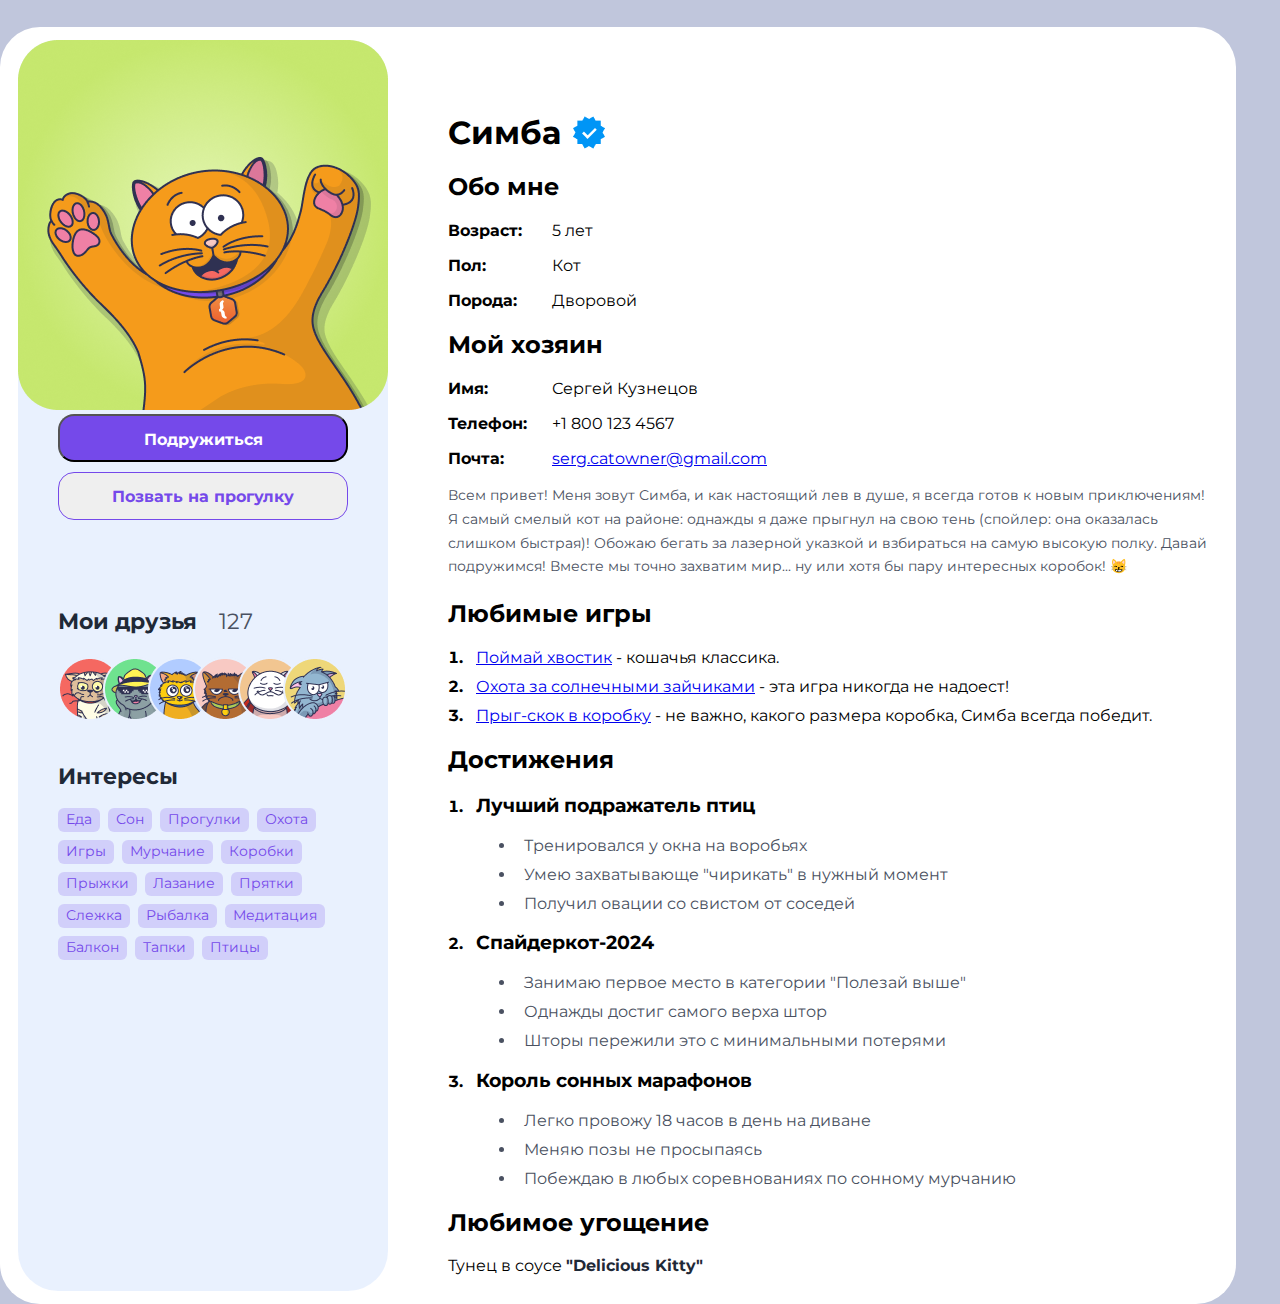
<file: index.html>
<!DOCTYPE html>
<html lang="ru">

<head>
    <meta charset="UTF-8">
    <meta name="viewport" content="width=device-width, initial-scale=1.0">
    <title>Социальная сеть Симбы</title>
    <link rel="stylesheet" href="style.css">
    <link rel="preconnect" href="https://fonts.googleapis.com">
    <link rel="preconnect" href="https://fonts.gstatic.com" crossorigin>
    <link
        href="https://fonts.googleapis.com/css2?family=Montserrat:ital,wght@0,100..900;1,100..900&family=Shafarik&display=swap"
        rel="stylesheet">
</head>

<body>
    <div class="profile-container">
        <aside class="profile-div">
            <div class="profile-picture">
                <img class="background" src="/images/Profile_picture.png" alt="">

            </div>
            <div class="buttons-box">
                <button class="friendship-button" type="button">Подружиться</button>
                <button class="Invite-for-a-walk" type="button">Позвать на прогулку</button>
            </div>

            <section class="aside-box">
                <div class="friends-list">
                    <p class="my-friends">Мои друзья <span>127</span></p>
                    <img class="front" src="/images/friends_pictures.png" alt="">
                </div>
                <section class="interests">
                    <h2 class="interests-header">Интересы</h2>
                    <div class="interests-list">
                        <p class="interests-p">Еда</p>
                        <p class="interests-p">Сон</p>
                        <p class="interests-p">Прогулки</p>
                        <p class="interests-p">Охота</p>
                        <p class="interests-p">Игры</p>
                        <p class="interests-p">Мурчание</p>
                        <p class="interests-p">Коробки</p>
                        <p class="interests-p">Прыжки</p>
                        <p class="interests-p">Лазание</p>
                        <p class="interests-p">Прятки</p>
                        <p class="interests-p">Слежка</p>
                        <p class="interests-p">Рыбалка</p>
                        <p class="interests-p">Медитация</p>
                        <p class="interests-p">Балкон</p>
                        <p class="interests-p">Тапки</p>
                        <p class="interests-p">Птицы</p>
                    </div>
                </section>
            </section>
        </aside>
        <main>
            <div class="about">
                <div class="title-box">
                    <h1>Симба</h1>
                    <img src="/images/Check.png" alt="Check">
                </div>
                <h2>Обо мне</h2>
                <div class="info-box">
                    <p><b>Возраст:</b> <span>5 лет</span></p>
                    <p><b>Пол:</b> <span>Кот</span></p>
                    <p><b>Порода:</b><span> Дворовой</span></p>
                </div>
            </div>
            <h2>Мой хозяин</h2>
            <div class="info-box">
                <p><b>Имя:</b> <span>Сергей Кузнецов</span></p>
                <p><b>Телефон:</b> <span>+1 800 123 4567</span></p>
                <p><b>Почта:</b> <a href="mailto:serg.catowner@gmail.com">serg.catowner@gmail.com</a></p>
            </div>



            <section class="text">
                <p>
                    Всем привет! Меня зовут Симба, и как настоящий лев в душе, я всегда готов к новым приключениям! Я
                    самый смелый кот на районе: однажды я даже прыгнул на свою тень (спойлер: она оказалась слишком
                    быстрая)! Обожаю бегать за лазерной указкой и взбираться на самую высокую полку. Давай подружимся!
                    Вместе мы точно захватим мир... ну или хотя бы пару интересных коробок! 😸
                </p>
            </section>

            <section class="games">
                <h2>Любимые игры</h2>
                <ol>
                    <li><a href="https://www.youtube.com/shorts/9sVmDE0GEaY">Поймай хвостик</a> -
                        кошачья классика.</li>
                    <li><a href="https://www.youtube.com/shorts/3pouyGXwTNI">Охота за солнечными
                            зайчиками</a> - эта
                        игра
                        никогда не надоест!</li>
                    <li><a href="https://www.youtube.com/shorts/snsgHqHvaZQ">Прыг-скок в коробку</a> -
                        не важно, какого
                        размера коробка, Симба всегда победит.</li>
                </ol>
            </section>

            <section class="achievements">
                <h2>Достижения</h2>
                <ol>
                    <li class="list-item">
                        <h3>Лучший подражатель птиц</h3>
                        <ul class="inner-list">
                            <li>Тренировался у окна на воробьях</li>
                            <li>Умею захватывающе "чирикать" в нужный момент</li>
                            <li>Получил овации со свистом от соседей</li>
                        </ul>
                    </li>
                    <li class="list-item">
                        <h3>Спайдеркот-2024</h3>
                        <ul class="inner-list">
                            <li>Занимаю первое место в категории "Полезай выше"</li>
                            <li>Однажды достиг самого верха штор</li>
                            <li>Шторы пережили это с минимальными потерями</li>
                        </ul>
                    </li>
                    <li class="list-item">
                        <h3>Король сонных марафонов</h3>
                        <ul class="inner-list">
                            <li>Легко провожу 18 часов в день на диване</li>
                            <li>Меняю позы не просыпаясь</li>
                            <li>Побеждаю в любых соревнованиях по сонному мурчанию</li>
                        </ul>
                    </li>
                </ol>
            </section>

            <section class="favorites">
                <h2>Любимое угощение</h2>
                <p>Тунец в соусе <span class="bold-text">"Delicious Kitty"</span></p>
            </section>
        </main>
    </div>
</body>

</html>
</file>
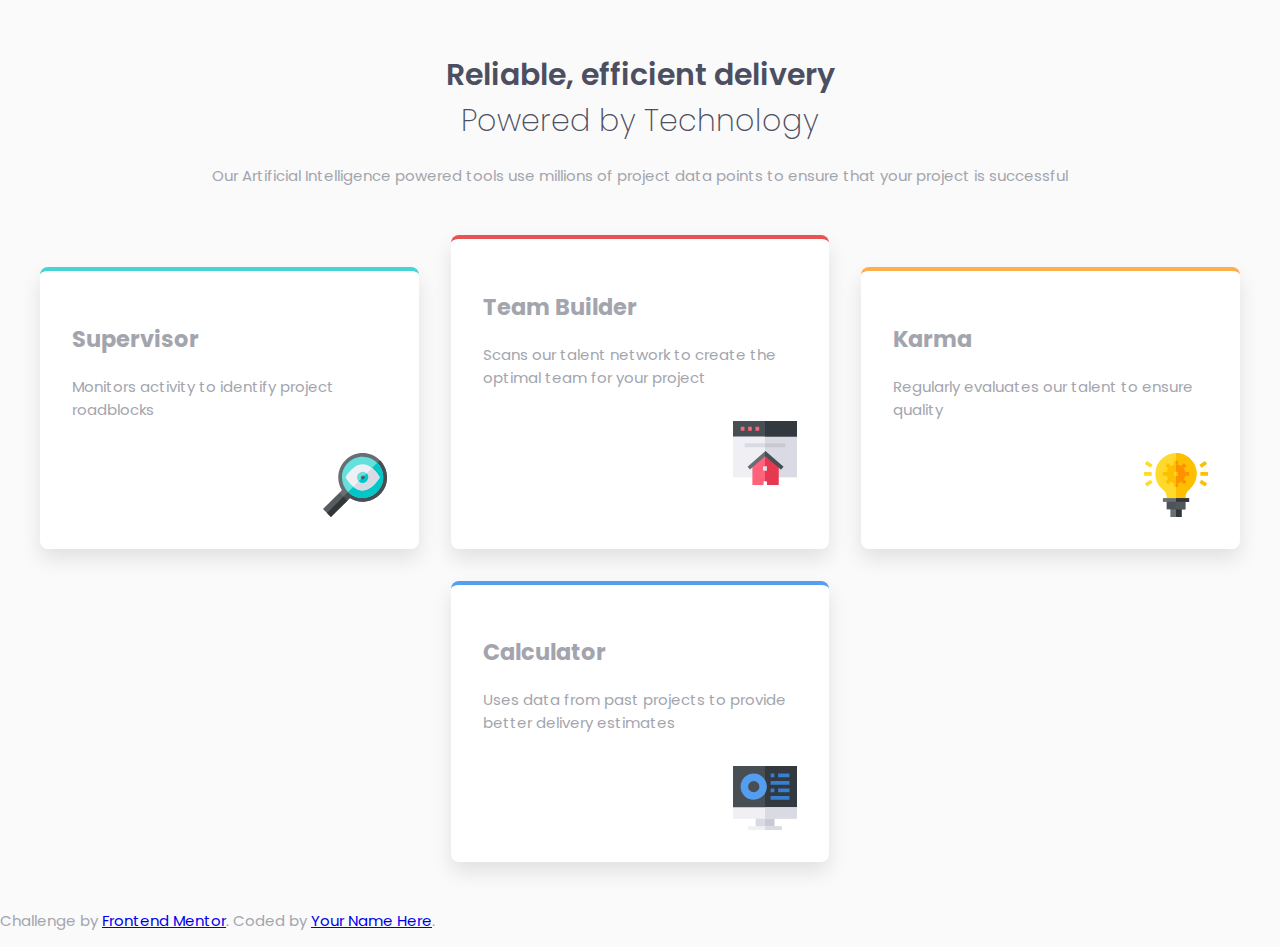
<file: four-card-feature-section-master-vs-code/index.html>
<!DOCTYPE html>
<html lang="en">
<head>
  <meta charset="UTF-8" />
  <meta name="viewport" content="width=device-width, initial-scale=1.0" />
  <title>Four Card Feature</title>
  <link rel="stylesheet" href="style.css" />
  <link href="https://fonts.googleapis.com/css2?family=Poppins:wght@200;400;600&display=swap" rel="stylesheet">
</head>
<body>
  <main class="main-container">
    <header class="intro">
      <h1><span>Reliable, efficient delivery</span><br />Powered by Technology</h1>
      <p>Our Artificial Intelligence powered tools use millions of project data points to ensure that your project is successful</p>
    </header>

    <section class="card-grid">
      <div class="card card--cyan">
        <h2>Supervisor</h2>
        <p>Monitors activity to identify project roadblocks</p>
        <img src="./images/icon-supervisor.svg" alt="Supervisor Icon" />
      </div>

      <div class="card card--red">
        <h2>Team Builder</h2>
        <p>Scans our talent network to create the optimal team for your project</p>
        <img src="./images/icon-team-builder.svg" alt="Team Builder Icon" />
      </div>

      <div class="card card--orange">
        <h2>Karma</h2>
        <p>Regularly evaluates our talent to ensure quality</p>
        <img src="./images/icon-karma.svg" alt="Karma Icon" />
      </div>

      <div class="card card--blue">
        <h2>Calculator</h2>
        <p>Uses data from past projects to provide better delivery estimates</p>
        <img src="./images/icon-calculator.svg" alt="Calculator Icon" />
      </div>
    </section>
  </main>

  <footer>
    <p class="attribution">
      Challenge by <a href="https://www.frontendmentor.io?ref=challenge" target="_blank">Frontend Mentor</a>.
      Coded by <a href="#">Your Name Here</a>.
    </p>
  </footer>
</body>
</html>
</file>
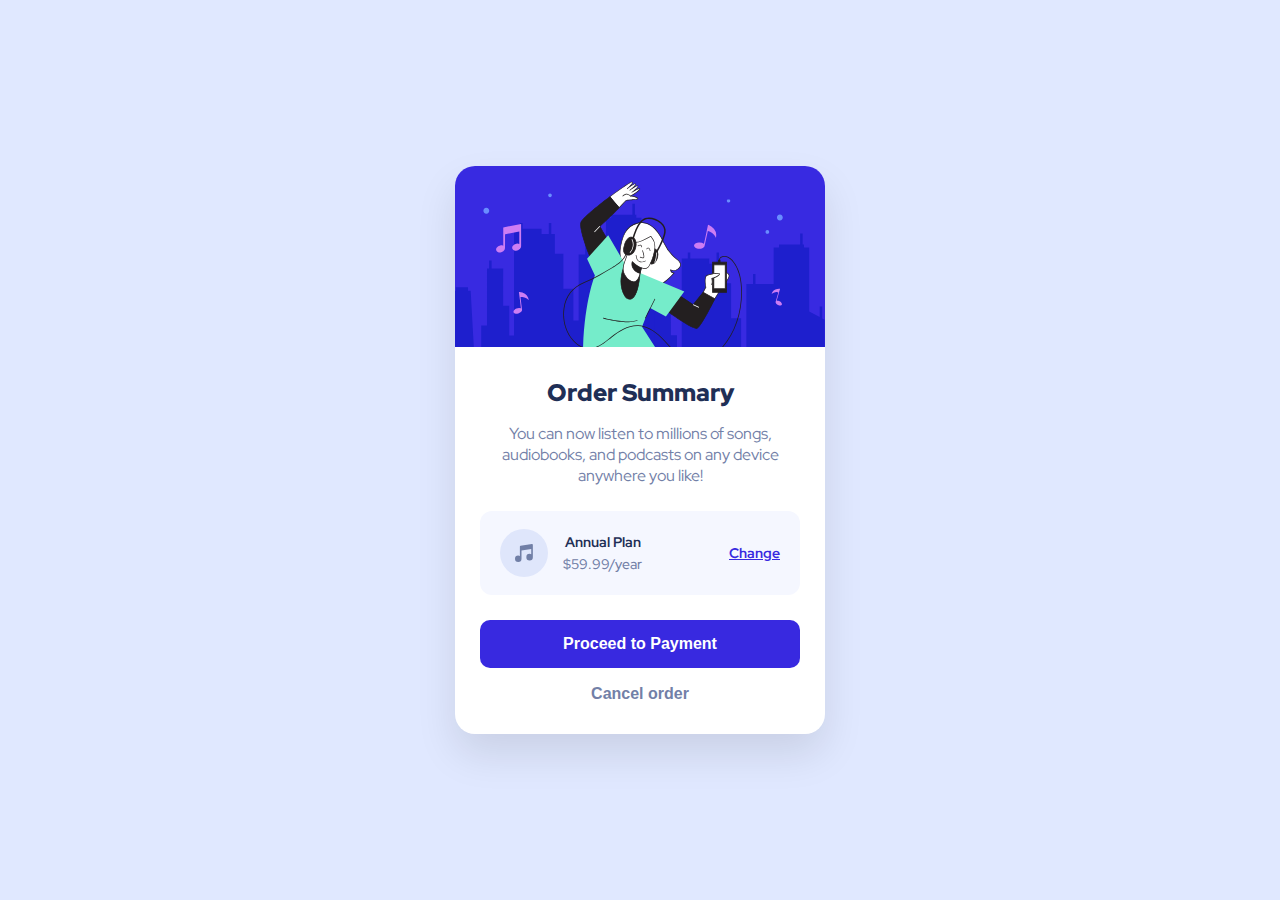
<file: first homework/first homework (Order Summany Component)/Order Summany Component/index.html>
<!DOCTYPE html>
<html lang="en">

<head>
    <meta charset="UTF-8">
    <meta name="viewport" content="width=device-width, initial-scale=1.0">
    <title>Order Summary Card</title>
    <link rel="icon" href="./images/images/favicon-32x32.png">
    <link rel="stylesheet" href="style.css">
    <link href="https://fonts.googleapis.com/css2?family=Outfit:wght@300;400;600&display=swap" rel="stylesheet">

</head>

<body>
    <main class="card">
        <img src="./images/images/illustration-hero.svg" alt="Hero illustration" class="card-image">
        <div class="card-content">
            <h1>Order Summary</h1>
            <p>
                You can now listen to millions of songs, audiobooks, and podcasts on any device anywhere you like!
            </p>
            <div class="plan-box">
                <div class="plan-info">
                    <img src="./images/images/icon-music.svg" alt="Music Icon" class="music-icon">
                    <div class="plan-text">
                        <strong>Annual Plan</strong>
                        <p>$59.99/year</p>
                    </div>
                </div>
                <a href="#" class="change-link">Change</a>
            </div>
            <button class="primary-button"> Proceed to Payment</button>
            <button class="secondary-button">Cancel order</button>
        </div>
    </main>
    <!-- <div class="attribution">
        Challenge by <a href="https://www.frontendmentor.io">Frontend Mentor</a>.
        Coded by <a href="#">Khatia Ujarashvili</a>
    </div> -->
</body>

</html>
</file>
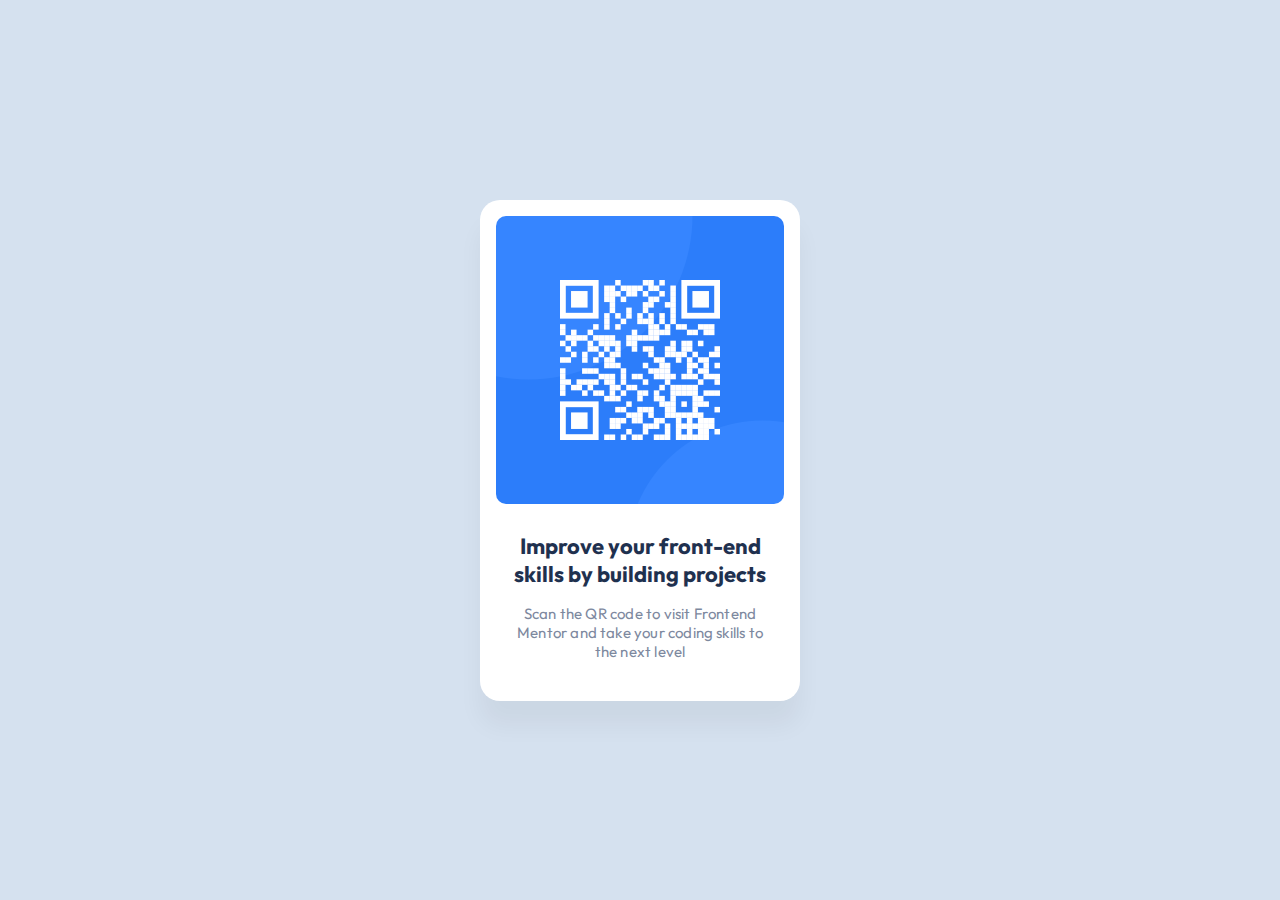
<file: first homework/first homework (QR code)/QRcode/index.html>
<!DOCTYPE html>
<html lang="en">

<head>
    <meta charset="UTF-8">
    <meta name="viewport" content="width=device-width, initial-scale=1.0">
    <title>QR Code</title>
    <link rel="icon" href="./images/favicon-32x32.png">
    <link rel="stylesheet" href="style.css">
    <link rel="preconnect" href="https://fonts.googleapis.com">
    <link rel="preconnect" href="https://fonts.gstatic.com" crossorigin>
    <link
        href="https://fonts.googleapis.com/css2?family=Montserrat:ital,wght@0,100..900;1,100..900&family=Outfit:wght@100..900&family=Shafarik&display=swap"
        rel="stylesheet">
</head>

<body>
    <div><img src="./images/image-qr-code.png" alt="QR code">
        <h1> Improve your front-end skills by building projects
        </h1>
        <p> Scan the QR code to visit Frontend Mentor and take your coding skills to the next level
        </p>
    </div>
</body>

</html>
</file>
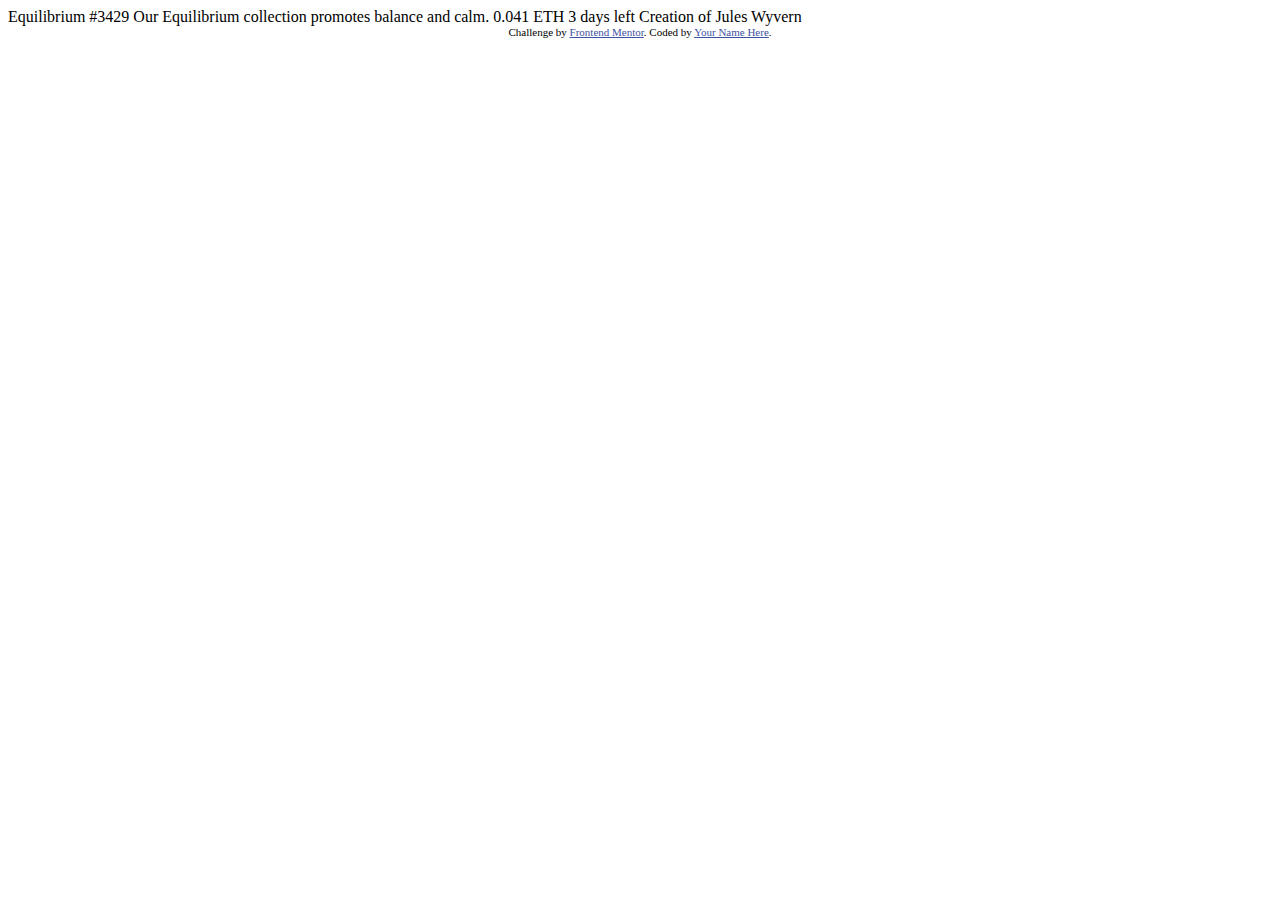
<file: first homework/imported files/nft-preview-card-component/index.html>
<!DOCTYPE html>
<html lang="en">
<head>
  <meta charset="UTF-8">
  <meta name="viewport" content="width=device-width, initial-scale=1.0"> <!-- displays site properly based on user's device -->

  <link rel="icon" type="image/png" sizes="32x32" href="./images/favicon-32x32.png">
  
  <title>Frontend Mentor | NFT preview card component</title>

  <!-- Feel free to remove these styles or customise in your own stylesheet 👍 -->
  <style>
    .attribution { font-size: 11px; text-align: center; }
    .attribution a { color: hsl(228, 45%, 44%); }
  </style>
</head>
<body>

  Equilibrium #3429

  Our Equilibrium collection promotes balance and calm.

  0.041 ETH
  3 days left
  
  Creation of Jules Wyvern

  <div class="attribution">
    Challenge by <a href="https://www.frontendmentor.io?ref=challenge" target="_blank">Frontend Mentor</a>. 
    Coded by <a href="#">Your Name Here</a>.
  </div>
</body>
</html>
</file>
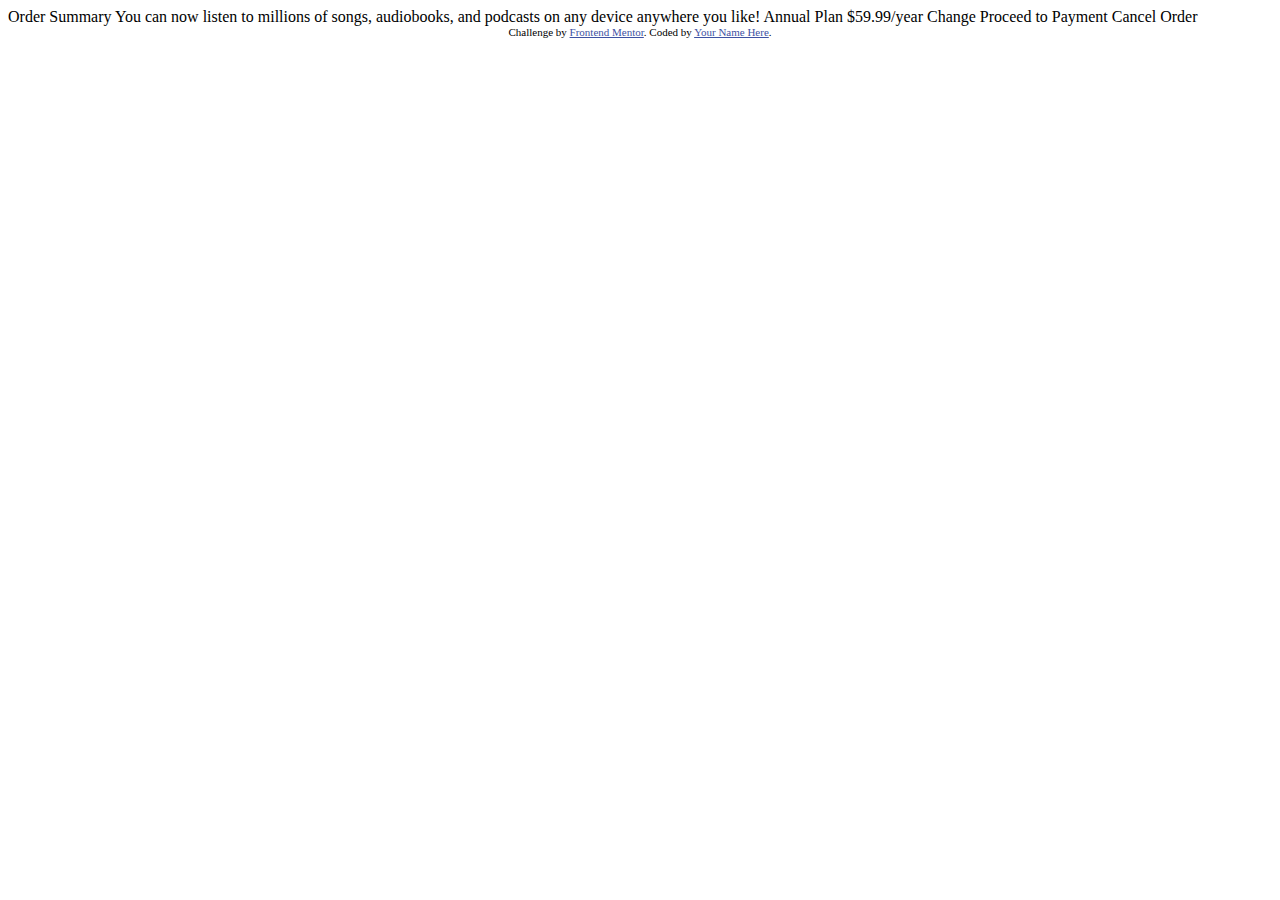
<file: first homework/first homework (Order Summany Component)/order-summary-component/order-summary-component/index.html>
<!DOCTYPE html>
<html lang="en">
<head>
  <meta charset="UTF-8">
  <meta name="viewport" content="width=device-width, initial-scale=1.0"> <!-- displays site properly based on user's device -->

  <link rel="icon" type="image/png" sizes="32x32" href="./images/favicon-32x32.png">
  
  <title>Frontend Mentor | Order summary card</title>

  <!-- Feel free to remove these styles or customise in your own stylesheet 👍 -->
  <style>
    .attribution { font-size: 11px; text-align: center; }
    .attribution a { color: hsl(228, 45%, 44%); }
  </style>
</head>
<body>

  Order Summary

  You can now listen to millions of songs, audiobooks, and podcasts on any 
  device anywhere you like!

  Annual Plan
  $59.99/year

  Change

  Proceed to Payment
  Cancel Order
  
  <div class="attribution">
    Challenge by <a href="https://www.frontendmentor.io?ref=challenge" target="_blank">Frontend Mentor</a>. 
    Coded by <a href="#">Your Name Here</a>.
  </div>
</body>
</html>
</file>
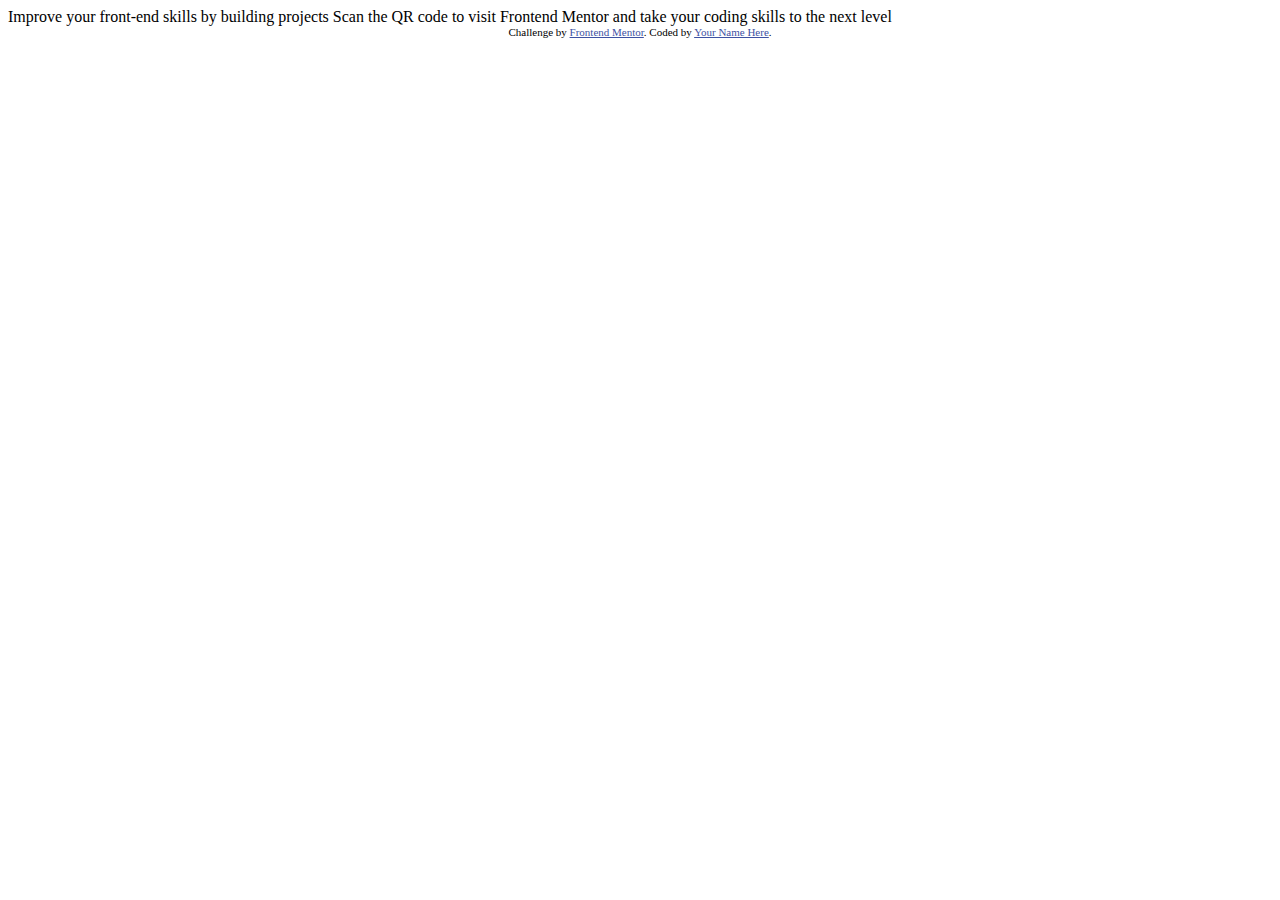
<file: first homework/imported files/qr-code-component (1)/qr-code-component/index.html>
<!DOCTYPE html>
<html lang="en">
<head>
  <meta charset="UTF-8">
  <meta name="viewport" content="width=device-width, initial-scale=1.0"> <!-- displays site properly based on user's device -->

  <link rel="icon" type="image/png" sizes="32x32" href="./images/image-qr-code.png">
  
  <title>Frontend Mentor | QR code component</title>

  <!-- Feel free to remove these styles or customise in your own stylesheet 👍 -->
  <style>
    .attribution { font-size: 11px; text-align: center; }
    .attribution a { color: hsl(228, 45%, 44%); }
  </style>
</head>
<body>

  Improve your front-end skills by building projects

  Scan the QR code to visit Frontend Mentor and take your coding skills to the next level
  
  <div class="attribution">
    Challenge by <a href="https://www.frontendmentor.io?ref=challenge" target="_blank">Frontend Mentor</a>. 
    Coded by <a href="#">Your Name Here</a>.
  </div>
</body>
</html>
</file>
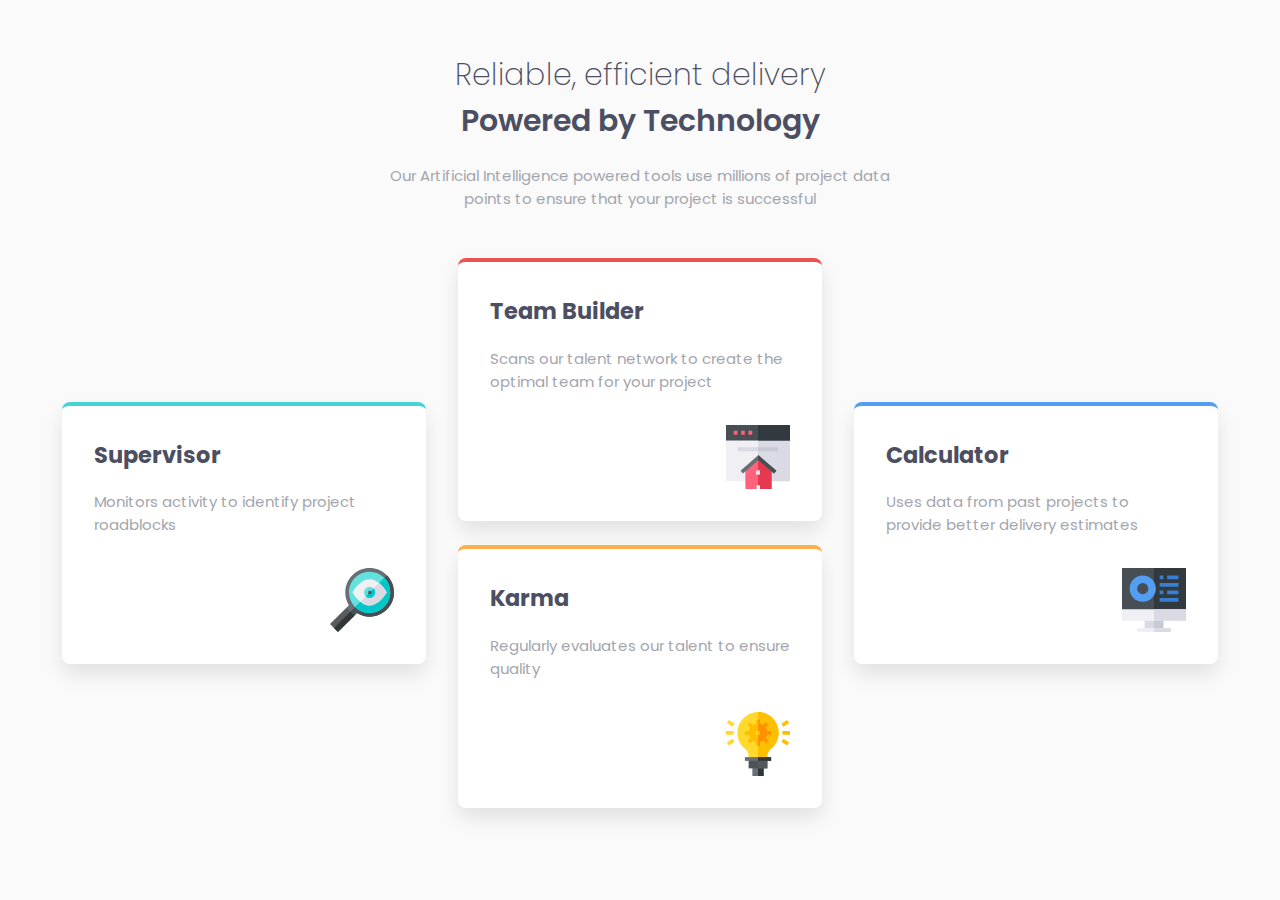
<file: four-card-feature-section-master-vs-code/myhandmade.html>
<!DOCTYPE html>
<html lang="en">

<head>
    <meta charset="UTF-8">
    <meta name="viewport" content="width=device-width, initial-scale=1.0">
    <title>Four Card Feature</title>
    <link rel="stylesheet" href="myhandmadestyle.css">
    <link href="https://fonts.googleapis.com/css2?family=Poppins:wght@200;400;600&display=swap" rel="stylesheet">
</head>

<body>
    <main class="main-container">
        <header class="intro">
            <h1>Reliable, efficient delivery<span><br>Powered by Technology</span></h1>
            <p>Our Artificial Intelligence powered tools use millions of project data
                <br>points to ensure that your project is successful
            </p>
        </header>
        <section class="cards">
            <div class="left">
                <div class="card supervisor">
                    <h2>
                        Supervisor
                    </h2>
                    <p>
                        Monitors activity to identify project roadblocks
                    </p>
                    <img src="./images/icon-supervisor.svg" alt="Supervisor Icon">
                </div>

            </div>
            <div class="center">
                <div class="card team-builder">
                    <h2>
                        Team Builder
                    </h2>
                    <p>
                        Scans our talent network to create the optimal team for your project
                    </p>
                    <img src="./images/icon-team-builder.svg" alt="Team Builder">
                </div>
                <div class="card karma">
                    <h2>
                        Karma
                    </h2>
                    <p>
                        Regularly evaluates our talent to ensure quality
                    </p>
                    <img src="./images/icon-karma.svg" alt="Karma">
                </div>
            </div>
            <div class="right">
                <div class="card calculator">
                    <h2>
                        Calculator
                    </h2>
                    <p>
                        Uses data from past projects to provide better delivery estimates
                    </p>
                    <img src="./images/icon-calculator.svg" alt="Calculator">

                </div>
            </div>

        </section>
    </main>
</body>

</html>
</file>
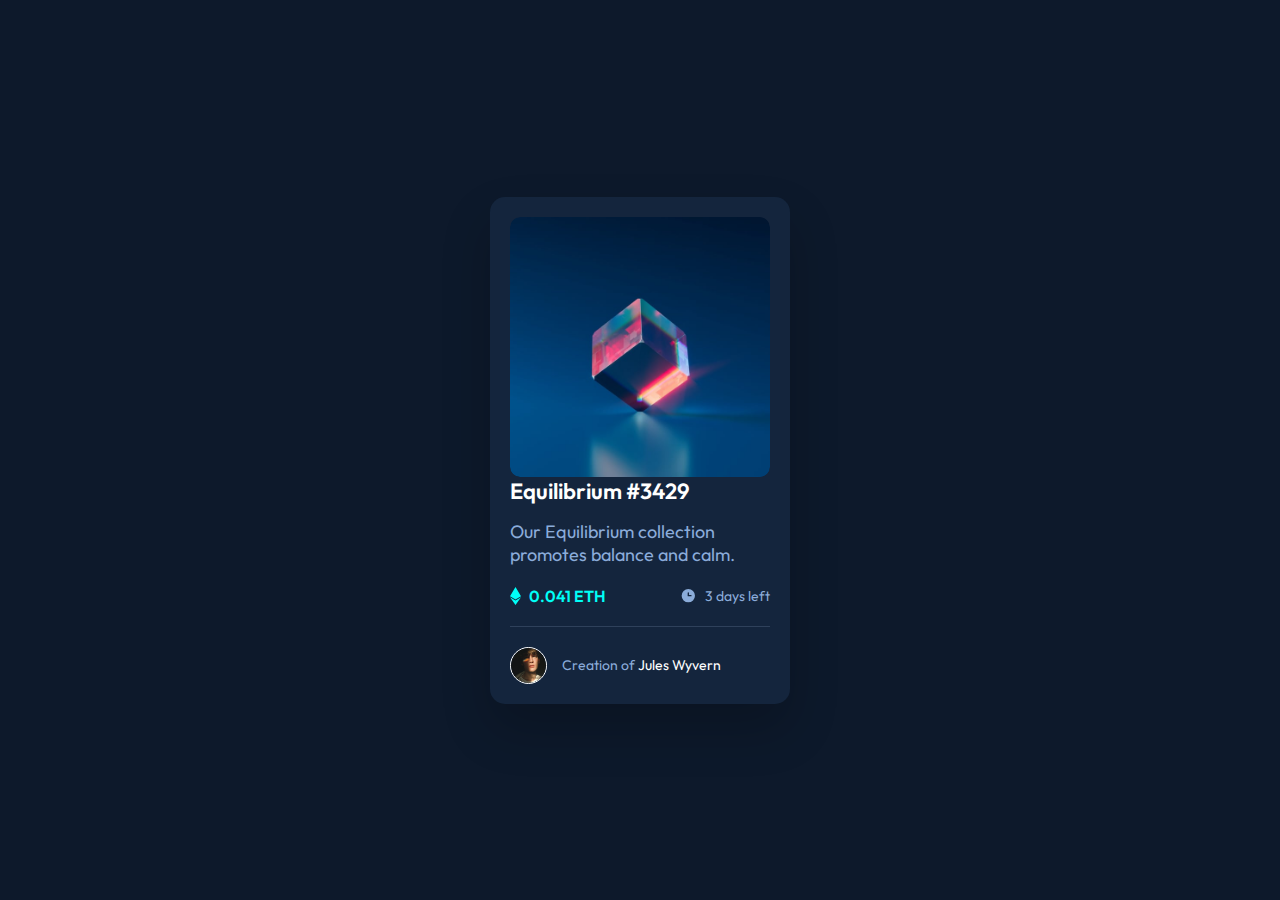
<file: first homework/first homework (NFT Card)/NFT-Card/index1.html>
<!DOCTYPE html>
<html lang="en">

<head>
    <meta charset="UTF-8">
    <meta name="viewport" content="width=device-width, initial-scale=1.0">
    <title>NFT Card</title>
    <link rel="stylesheet" href="style1.css">
    <link rel="icon" href="./images/favicon-32x32.png">
    <link href="https://fonts.googleapis.com/css2?family=Outfit:wght@300;400;600&display=swap" rel="stylesheet">
</head>

<body>
    <div class="card">
        <div class="card-image-wrapper">
            <img src="./images/image-equilibrium.jpg" alt="Equilibrium NFT" class="card-image">
            <div class="overlay">
                <img src="./images/icon-view.svg" alt="View Icon" class="view-icon">
            </div>
        </div>
        <h1 class="card-title">Equilibrium #3429</h1>
        <p class="card-description">
            Our Equilibrium collection promotes balance and calm.
        </p>
        <div class="card-details">
            <span class="price">
                <img src="./images/icon-ethereum.svg" alt="icon-ethereum">
                0.041 ETH
            </span>
            <span class="time">
                <img src="./images/icon-clock.svg" alt="Clock icon">
                3 days left
            </span>
        </div>
        <div class="card-creator">
            <img src="./images/image-avatar.png" alt="Avatar" class="avatar">
            <span>Creation of <strong>Jules Wyvern</strong></span>
        </div>
    </div>
</body>

</html>
</file>
<file: style.css>
* {
    font-family: "Montserrat", sans-serif;
    font-optical-sizing: auto;
    font-style: normal;
}

body {
    background-color: #c0c6dc;
    margin: 0;
}

aside {
    background: rgba(224, 235, 254, 0.7);
    border-radius: 40px;
    width: 370px;
}

ol {
    padding: 0;
    padding-left: 20px;
}

.profile-container {
    position: absolute;
    width: 1200px;
    margin: 27px auto;
    display: flex;
    padding: 13px 18px;
    gap: 60px;
    background: #FFFFFF;
    border-radius: 40px;


}

.interests-list {
    display: flex;
    gap: 5px;
    flex-wrap: wrap;
}



.aside-box {
    padding: 40px;
}

.buttons-box {
    display: flex;
    flex-direction: column;
    gap: 10px;
    margin-left: 40px;
}



.friendship-button {
    border-radius: 16px;
    padding: 14px 16px;
    width: 290px;
    height: 48px;
    background: #7549ea;
    font-family: var(--font-family);
    font-weight: 700;
    font-size: 16px;
    color: #fff;
}

.Invite-for-a-walk {
    border: 1px solid #7549ea;
    border-radius: 16px;
    padding: 14px 16px;
    width: 290px;
    height: 48px;
    font-family: var(--font-family);
    font-weight: 700;
    font-size: 16px;
    color: #7549ea;
}

.friends-list {
    width: 290px;
    height: 107px;
    margin-top: 48px;
    margin-bottom: 48px;
}

.my-friends {
    font-family: var(--font-family);
    font-weight: 700;
    font-size: 22px;
    color: #1f2937;
}

.my-friends span {
    font-family: var(--font-family);
    font-weight: 400;
    font-size: 22px;
    color: #4a5161;
    padding-left: 16px;
}

.interests {
    width: 290px;
    height: 195px;
}

.interests-header {
    font-family: var(--font-family);
    font-weight: 700;
    font-size: 22px;
    color: #1f2937;
}

.interests-list {
    display: flex;
    gap: 8px;
    flex-wrap: wrap;

}

.interests-p {
    border-radius: 6px;
    padding: 0px 8px;
    height: 24px;
    background: rgba(117, 73, 234, 0.2);
    font-weight: 400;
    font-size: 14px;
    line-height: 171%;
    color: #7549ea;
    margin: 0;
}

.title-box {
    display: flex;
    align-items: center;
    gap: 12px;
    margin-top: 73px;
}

h1 {
    margin: 0;
}

.info-box p {
    display: flex;
    gap: 24px;
}

.info-box p b {
    width: 80px;
}

.text {
    font-weight: 400;
    font-size: 14px;
    line-height: 171%;
    color: #4a5161;
}

li::marker {
    font-weight: 700;
}

li {
    padding-left: 8px;
    margin-bottom: 10px;
}

.list-item {
    font-weight: bold;
}

.inner-list {
    margin-top: 10px;
    list-style-type: disc;
    margin-bottom: 10px;
}

.inner-list li {
    font-weight: 400;
    color: #4a5161;
}

.bold-text {
    font-weight: 700;
    color: #1f2937;
}
</file>
<file: four-card-feature-section-master-vs-code/style.css>
:root {
  --red: hsl(0, 78%, 62%);
  --cyan: hsl(180, 62%, 55%);
  --orange: hsl(34, 97%, 64%);
  --blue: hsl(212, 86%, 64%);
  --dark-blue: hsl(234, 12%, 34%);
  --gray-blue: hsl(229, 6%, 66%);
  --light-gray: hsl(0, 0%, 98%);
  --font: 'Poppins', sans-serif;
}

body {
  margin: 0;
  font-family: var(--font);
  background-color: var(--light-gray);
  color: var(--gray-blue);
  font-size: 15px;
}

.main-container {
  padding: 2rem;
  max-width: 1200px;
  margin: auto;
  text-align: center;
}

.intro h1 {
  font-weight: 200;
  color: var(--dark-blue);
}

.intro h1 span {
  font-weight: 600;
}

.card-grid {
  display: grid;
  grid-template-columns: 1fr;
  gap: 2rem;
  margin-top: 3rem;
}

.card {
  background: #fff;
  padding: 2rem;
  border-radius: 8px;
  box-shadow: 0 10px 20px rgba(0,0,0,0.1);
  text-align: left;
}

.card img {
  display: block;
  margin-top: 2rem;
  margin-left: auto;
}

.card--cyan { border-top: 4px solid var(--cyan); }
.card--red { border-top: 4px solid var(--red); }
.card--orange { border-top: 4px solid var(--orange); }
.card--blue { border-top: 4px solid var(--blue); }

@media (min-width: 768px) {
  .card-grid {
    grid-template-columns: repeat(3, 1fr);
    grid-template-areas: 
      ". card2 ."
      "card1 card2 card3"
      ". card4 .";
  }

  .card--cyan { grid-area: card1; }
  .card--red { grid-area: card2; }
  .card--orange { grid-area: card3; }
  .card--blue { grid-area: card4; }
}
</file>
<file: first homework/first homework (Order Summany Component)/Order Summany Component/style.css>
@import url('https://fonts.googleapis.com/css2?family=Red+Hat+Display:wght@500;700;900&display=swap');

* {
    box-sizing: border-box;
    margin: 0;
    padding: 0;
}

body {
    font-family: 'Red Hat Display', sans-serif;
    background-color: hsl(225, 100%, 94%);
    display: flex;
    justify-content: center;
    align-items: center;
    min-height: 100vh;
    padding: 20px;
}

.card {
    background-color: white;
    max-width: 370px;
    border-radius: 20px;
    overflow: hidden;
    box-shadow: 0 20px 40px rgba(0, 0, 0, 0.1);
    text-align: center;
}

.card-image {
    width: 100%;
    display: block;
}

.card-content {
    padding: 30px 25px;
}

.card-content h1 {
    font-size: 24px;
    font-weight: 900;
    color: hsl(223, 47%, 23%);
    margin-bottom: 15px;
}

.card-content p {
    color: hsl(224, 23%, 55%);
    font-size: 16px;
    margin-bottom: 25px;
}

.plan-box {
    background-color: hsl(225, 100%, 98%);
    border-radius: 12px;
    padding: 18px 20px;
    display: flex;
    justify-content: space-between;
    align-items: center;
    margin-bottom: 25px;
}

.plan-info {
    display: flex;
    gap: 15px;
    align-items: center;
}

.music-icon {
    width: 48px;
    height: 48px;
}

.plan-text strong {
    display: block;
    font-weight: 700;
    color: hsl(223, 47%, 23%);
    font-size: 14px;
    margin-bottom: 4px;
}

.plan-text p {
    color: hsl(224, 23%, 55%);
    font-size: 14px;
    font-weight: 500;
    margin: 0;
}

.change-link {
    font-size: 14px;
    font-weight: 700;
    color: hsl(245, 75%, 52%);
    text-decoration: underline;
    transition: color 0.2s;
}

.change-link:hover {
    color: hsl(245, 83%, 68%);
}

.plan-info p {
    color: hsl(224, 23%, 55%);
    font-size: 14px;
}

.primary-button {
    background-color: hsl(245, 75%, 52%);
    color: white;
    border: none;
    border-radius: 10px;
    padding: 15px;
    width: 100%;
    font-weight: 700;
    font-size: 16px;
    margin-bottom: 15px;
    cursor: pointer;
    transition: background 0.3s;
}

.primary-button:hover {
    background-color: hsl(245, 83%, 68%, 1);
}

.secondary-button {
    background: none;
    border: none;
    color: hsl(224, 23%, 55%);
    font-weight: 700;
    cursor: pointer;
    font-size: 16px;
}

.secondary-button:hover {
    color: hsl(223, 47%, 23%);
}

/* .attribution {
    font-size: 11px;
    text-align: center;
    margin-top: 20px;
    color: hsl(224, 23%, 55%);
}

.attribution a {
    color: hsl(228, 45%, 44%);
} */
</file>
<file: first homework/first homework (QR code)/QRcode/style.css>
* {
    box-sizing: border-box;
    margin: 0;
    padding: 0;
}

/* ეს ვერსია იქნებოდა ლექციის მიხედვით რომ მივყოლოდი */
/* body {
    background-color: #D5E1EF;
    width: 1440px;
    height: 800px;
} */

/* div {
    width: 320px;
    background-color: white;
    border-radius: 20px;
    box-shadow: 0px 25px 25px 0px rgba(0, 0, 0, 0.0477);
    padding: 16px 16px 40px;
    margin: 250px auto 0;
} */


/* ეს ვერსია არის გაუმჯობესებული, რაც მეხმარება რომ დივი გავაცენტრო */
body {
    background-color: #D5E1EF;
    min-height: 100vh;
    display: flex;
    justify-content: center;
    align-items: center;
    font-family: 'Outfit', sans-serif;
}

div {
    width: 90%;
    max-width: 320px;
    background-color: white;
    border-radius: 20px;
    box-shadow: 0px 25px 25px 0px rgba(0, 0, 0, 0.0477);
    padding: 16px 16px 40px;
    text-align: center;
}

div img {
    width: 288px;
    border-radius: 10px;
}

h1 {
    color: rgba(31, 49, 79, 1);
    font-size: 22px;
    font-weight: 700;
    margin-top: 24px;
}

p {
    color: rgba(125, 136, 158, 1);
    font-size: 15px;
    font-weight: 400;
    letter-spacing: 0.19px;
    width: 256px;
    margin: 16px auto 0;
}

@media (max-width: 375px) {
    div {
        padding: 16px 12px 32px;
    }


    h1 {
        font-size: 20px;
    }

    p {
        width: 100%;
        font-size: 14px;
    }

    div img {
        width: 100%;
    }
}
</file>
<file: four-card-feature-section-master-vs-code/myhandmadestyle.css>
:root {
    --red: hsl(0, 78%, 62%);
    --cyan: hsl(180, 62%, 55%);
    --orange: hsl(34, 97%, 64%);
    --blue: hsl(212, 86%, 64%);
    --dark-blue: hsl(234, 12%, 34%);
    --gray-blue: hsl(229, 6%, 66%);
    --light-gray: hsl(0, 0%, 98%);
    --font: 'Poppins', sans-serif;
}

body {
    margin: 0;
    font-family: var(--font);
    background-color: var(--light-gray);
    color: var(--gray-blue);
    font-size: 15px;
}

.main-container {
    padding: 2rem;
    max-width: 1200px;
    margin: auto;
    text-align: center;
}

.intro h1 {
    font-weight: 200;
    color: var(--dark-blue);
}

.intro h1 span {
    font-weight: 600;
}

.intro p {
    max-width: 500px;
    margin: 0 auto;
}

.cards {
    display: flex;
    flex-direction: row;
    justify-content: center;
    align-items: center;
    gap: 2rem;
    margin-top: 3rem;
}

.left,
.center,
.right {
    display: flex;
    flex-direction: column;
    gap: 1.5rem;
}

.card {
    background-color: #fff;
    padding: 2rem;
    border-radius: 8px;
    box-shadow: 0 10px 20px rgb(0, 0, 0, 0.1);
    text-align: left;
    width: 300px;
    ;
}

.card img {
    display: block;
    margin-top: 2rem;
    margin-left: auto;
}

h2 {
    color: var(--dark-blue);
    margin-top: 0;
}

.supervisor {
    border-top: 4px solid var(--cyan);
}

.team-builder {
    border-top: 4px solid var(--red);
}

.karma {
    border-top: 4px solid var(--orange);
}

.calculator {
    border-top: 4px solid var(--blue);
}

@media (max-width: 767px) {
    .cards {
        flex-direction: column;
        align-items: center;
    }

    .left,
    .center,
    .right {
        flex-direction: column;
        align-items: center;
    }
}
</file>
<file: first homework/first homework (NFT Card)/NFT-Card/style1.css>
@import url('https://fonts.googleapis.com/css2?family=Outfit:wght@300;400;600&display=swap');

* {
    box-sizing: border-box;
    margin: 0;
    padding: 0;
}

body {
    font-family: 'Outfit', sans-serif;
    background-color: hsl(217, 54%, 11%);
    color: hsl(0, 0%, 100%);
    display: flex;
    justify-content: center;
    align-items: center;
    min-height: 100vh;
}

.card {
    background-color: hsl(216, 50%, 16%);
    width: 300px;
    padding: 20px;
    border-radius: 15px;
    box-shadow: 0 25px 50px rgba(0, 0, 0, 0.2);
}

.card-image-wrapper {
    position: relative;
    border-radius: 10px;
    overflow: hidden;
    cursor: pointer;
}

.card-image {
    width: 100%;
    border-radius: 10px;
    display: block;
}

.overlay {
    position: absolute;
    inset: 0;
    background-color: hsla(178, 100%, 50%, 0.5);
    display: flex;
    justify-content: center;
    align-items: center;
    opacity: 0;
    transition: opacity 0.3s ease;
}

.card-image-wrapper:hover .overlay {
    opacity: 1;
}

.view-icon {
    width: 48px;
    height: 48px;
    color: hsla(0, 0%, 100%, 1);
}

.card-title {
    font-size: 22px;
    font-weight: 600;
    margin-bottom: 15px;
    cursor: pointer;
}

.card-title:hover {
    color: hsl(178, 100%, 50%);
}

.card-description {
    font-size: 18px;
    color: hsl(215, 51%, 70%);
    margin-bottom: 20px;
}

.card-details {
    display: flex;
    justify-content: space-between;
    align-items: center;
    border-bottom: 1px solid hsl(215, 32%, 27%);
    padding-bottom: 20px;
    margin-bottom: 20px;
}

.price {
    display: flex;
    align-items: center;
    gap: 8px;
    color: hsl(178, 100%, 50%);
    font-weight: 600;
}

.time {
    display: flex;
    align-items: center;
    gap: 8px;
    color: hsl(215, 51%, 70%);
    font-size: 14px;
}

.card-creator {
    display: flex;
    align-items: center;
    gap: 15px;
}

.avatar {
    width: 35px;
    border-radius: 50%;
    border: 1px solid white;
    box-sizing: content-box;
}

.card-creator span {
    font-size: 14px;
    color: hsl(215, 51%, 70%);
}

.card-creator strong {
    color: white;
    font-weight: 400;
    cursor: pointer;
}

.card-creator strong:hover {
    color: hsl(178, 100%, 50%);
}
</file>
